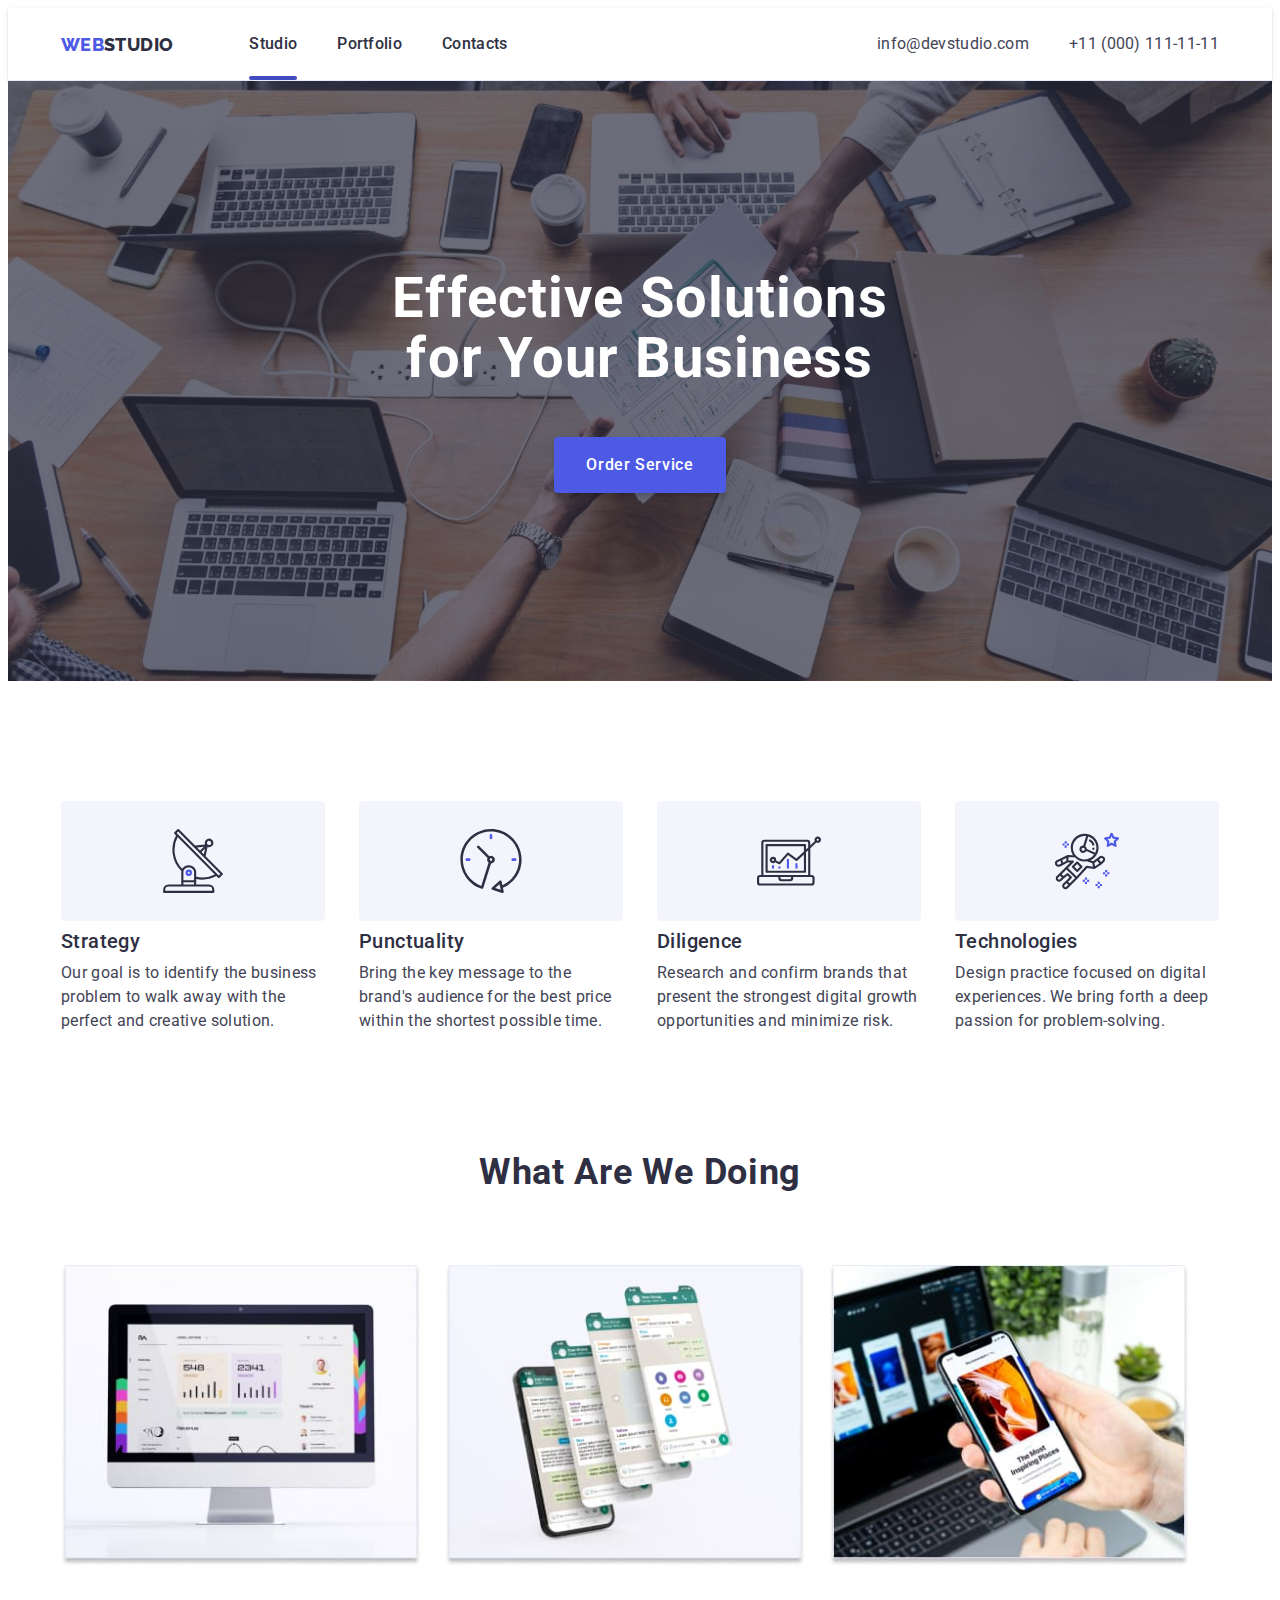
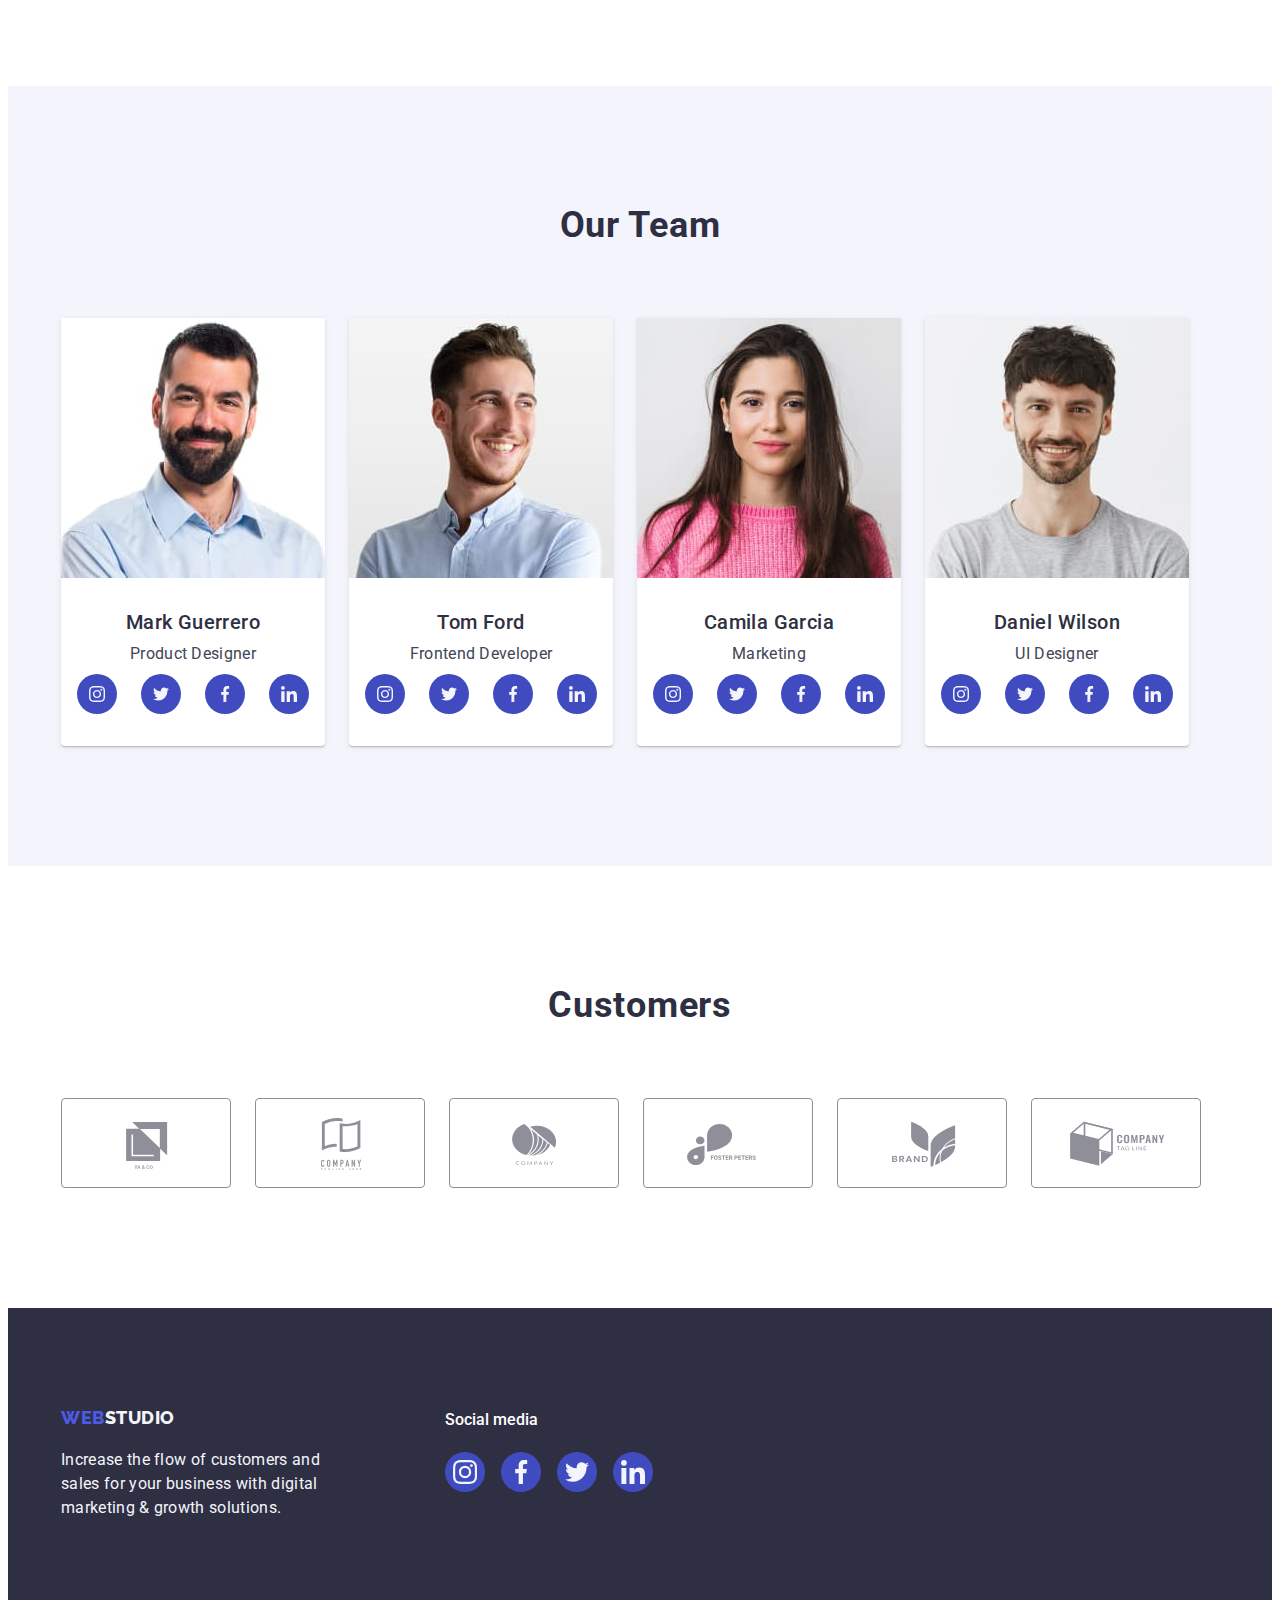
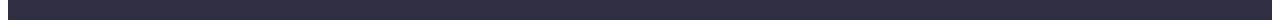
<file: index.html>
<!DOCTYPE html>
<html lang="en">
  <head>
    <meta charset="UTF-8" />
    <meta http-equiv="X-UA-Compatible" content="IE=edge" />
    <meta name="viewport" content="width=device-width, initial-scale=1.0" />
    <title>WebStudio</title>
    <link
      rel="stylesheet"
      href="https://cdnjs.cloudflare.com/ajax/libs/modern-normalize/2.0.0/modern-normalize.css"
      integrity="sha512-gA2Bvu0/hw4oj0Lp8ZHjK+o3S4BE5m8d/wNVy6ktKLhHKPpWLQwv9ixzuWirWOakoJqlBdePq2NhoCaUOQ5npQ=="
      crossorigin="anonymous"
      referrerpolicy="no-referrer"
    />
    <link rel="stylesheet" href="./css/styles.css" />
    <link rel="preconnect" href="https://fonts.googleapis.com" />
    <link rel="preconnect" href="https://fonts.gstatic.com" crossorigin />
    <link
      href="https://fonts.googleapis.com/css2?family=Raleway:wght@800&family=Roboto:wght@400;500;700;900&display=swap"
      rel="stylesheet"
    />
  </head>
  <body>
    <header class="header">
      <div class="container header-wrapper">
        <nav class="nav">
          <a href="./index.html" class="logo-header"
            ><span class="web">web</span>studio</a
          >
          <ul class="site-nav">
            <li>
              <a class="link" href="./index.html">Studio</a>
              <div class="underline"></div>
            </li>
            <li><a class="link" href="./portfolio.html">Portfolio</a></li>
            <li><a class="link" href="#">Contacts</a></li>
          </ul>
        </nav>
        <address class="contact-links">
          <ul class="address">
            <li>
              <a class="contact" href="mailto:info@devstudio.com"
                >info@devstudio.com</a
              >
            </li>
            <li>
              <a class="contact" href="tel:+110001111111"
                >+11 (000) 111-11-11</a
              >
            </li>
          </ul>
        </address>
      </div>
    </header>
    <main>
      <section class="first-section section">
        <div class="container">
          <h1 class="header-primary">
            Effective Solutions <br />
            for Your Business
          </h1>
          <button class="button-main-page" type="button" data-modal-open>
            Order Service
          </button>
        </div>
      </section>
      <section class="section second-section">
        <div class="container">
          <h2 class="visually-hidden">index</h2>
          <ul class="our-values">
            <li class="our-values-list-item">
              <div class="icon-our-values">
                <svg
                  xmlns="http://www.w3.org/2000/svg"
                  width="64px"
                  height="64px"
                  class="our-values-icon"
                >
                  <use href="./images/icons.svg#icon-antenna-1"></use>
                </svg>
              </div>
              <h3 class="header-tertiary">Strategy</h3>
              <p class="text">
                Our goal is to identify the business problem to walk away with
                the perfect and creative solution.
              </p>
            </li>
            <li class="our-values-list-item">
              <div class="icon-our-values">
                <svg
                  xmlns="http://www.w3.org/2000/svg"
                  width="64px"
                  height="64px"
                  class="our-values-icon"
                >
                  <use href="./images/icons.svg#icon-clock-1"></use>
                </svg>
              </div>
              <h3 class="header-tertiary">Punctuality</h3>
              <p class="text">
                Bring the key message to the brand's audience for the best price
                within the shortest possible time.
              </p>
            </li>
            <li class="our-values-list-item">
              <div class="icon-our-values">
                <svg
                  xmlns="http://www.w3.org/2000/svg"
                  width="64px"
                  height="64px"
                  class="our-values-icon"
                >
                  <use href="./images/icons.svg#icon-diagram-1"></use>
                </svg>
              </div>
              <h3 class="header-tertiary">Diligence</h3>
              <p class="text">
                Research and confirm brands that present the strongest digital
                growth opportunities and minimize risk.
              </p>
            </li>
            <li class="our-values-list-item">
              <div class="icon-our-values">
                <svg
                  xmlns="http://www.w3.org/2000/svg"
                  width="64px"
                  height="64px"
                  class="our-values-icon"
                >
                  <use href="./images/icons.svg#icon-astronaut-1"></use>
                </svg>
              </div>
              <h3 class="header-tertiary">Technologies</h3>
              <p class="text">
                Design practice focused on digital experiences. We bring forth a
                deep passion for problem-solving.
              </p>
            </li>
          </ul>
        </div>
      </section>
      <section class="section third-section">
        <div class="container">
          <h2 class="header-secondary">What are we doing</h2>
          <ul class="header-secondary-list">
            <li class="photo">
              <img
                src="images/img1.jpg"
                alt="a computer monitor displaying some data"
                width="360"
                height="300"
              />
            </li>
            <li class="photo">
              <img
                src="images/img2.jpg"
                alt="a smartphone with four separate whatsapp's conversations"
                width="360"
                height="300"
              />
            </li>
            <li class="photo">
              <img
                src="images/img3.jpg"
                alt="a hand holding a smartphone above a laptop"
                width="360"
                height="300"
              />
            </li>
          </ul>
        </div>
      </section>
      <section class="fourth-section section">
        <div class="container">
          <h2 class="header-secondary">Our team</h2>
          <ul class="team">
            <li class="employees">
              <img
                src="images/img4.jpg"
                alt="a bearded man wearing shirt"
                width="264"
                height="260"
              />
              <div class="card-content">
                <h3 class="name">Mark Guerrero</h3>
                <p class="profession">Product Designer</p>
                <ul class="our-team-icons-ul">
                  <li class="icons-our-team">
                    <a class="our-team-link" href="#" target="blank">
                      <svg
                        xmlns="http://www.w3.org/2000/svg"
                        width="14px"
                        height="14px"
                        class="icon-our-team"
                      >
                        <use
                          href="./images/icons.svg#icon-instagram-2"
                        ></use></svg
                    ></a>
                  </li>
                  <li class="icons-our-team">
                    <a class="our-team-link" href="#" target="blank">
                      <svg
                        xmlns="http://www.w3.org/2000/svg"
                        width="14px"
                        height="14px"
                        class="icon-our-team"
                      >
                        <use href="./images/icons.svg#icon-twitter-1"></use>
                      </svg>
                    </a>
                  </li>
                  <li class="icons-our-team">
                    <a class="our-team-link" href="#" target="blank">
                      <svg
                        xmlns="http://www.w3.org/2000/svg"
                        width="14px"
                        height="14px"
                        class="icon-our-team"
                      >
                        <use
                          href="./images/icons.svg#icon-facebook-1"
                        ></use></svg
                    ></a>
                  </li>
                  <li class="icons-our-team">
                    <a class="our-team-link" href="#" target="blank">
                      <svg
                        xmlns="http://www.w3.org/2000/svg"
                        width="14px"
                        height="14px"
                        class="icon-our-team"
                      >
                        <use
                          href="./images/icons.svg#icon-linkedin-1"
                        ></use></svg
                    ></a>
                  </li>
                </ul>
              </div>
            </li>
            <li class="employees">
              <img
                src="images/img5.jpg"
                alt="a smiling man not looking into the camera"
                width="264"
                height="260"
              />
              <div class="card-content">
                <h3 class="name">Tom Ford</h3>
                <p class="profession">Frontend Developer</p>
                <ul class="our-team-icons-ul">
                  <li class="icons-our-team">
                    <a class="our-team-link" href="#" target="blank">
                      <svg
                        xmlns="http://www.w3.org/2000/svg"
                        width="14px"
                        height="14px"
                        class="icon-our-team"
                      >
                        <use
                          href="./images/icons.svg#icon-instagram-2"
                        ></use></svg
                    ></a>
                  </li>
                  <li class="icons-our-team">
                    <a class="our-team-link" href="#" target="blank">
                      <svg
                        xmlns="http://www.w3.org/2000/svg"
                        width="14px"
                        height="14px"
                        class="icon-our-team"
                      >
                        <use
                          href="./images/icons.svg#icon-twitter-1"
                        ></use></svg
                    ></a>
                  </li>
                  <li class="icons-our-team">
                    <a class="our-team-link" href="#" target="blank">
                      <svg
                        xmlns="http://www.w3.org/2000/svg"
                        width="14px"
                        height="14px"
                        class="icon-our-team"
                      >
                        <use
                          href="./images/icons.svg#icon-facebook-1"
                        ></use></svg
                    ></a>
                  </li>
                  <li class="icons-our-team">
                    <a class="our-team-link" href="#" target="blank">
                      <svg
                        xmlns="http://www.w3.org/2000/svg"
                        width="14px"
                        height="14px"
                        class="icon-our-team"
                      >
                        <use
                          href="./images/icons.svg#icon-linkedin-1"
                        ></use></svg
                    ></a>
                  </li>
                </ul>
              </div>
            </li>
            <li class="employees">
              <img
                src="images/img6.jpg"
                alt="a woman with dark hair"
                width="264"
                height="260"
              />
              <div class="card-content">
                <h3 class="name">Camila Garcia</h3>
                <p class="profession">Marketing</p>
                <ul class="our-team-icons-ul">
                  <li class="icons-our-team">
                    <a class="our-team-link" href="#" target="blank">
                      <svg
                        xmlns="http://www.w3.org/2000/svg"
                        width="14px"
                        height="14px"
                        class="icon-our-team"
                      >
                        <use
                          href="./images/icons.svg#icon-instagram-2"
                        ></use></svg
                    ></a>
                  </li>
                  <li class="icons-our-team">
                    <a class="our-team-link" href="#" target="blank">
                      <svg
                        xmlns="http://www.w3.org/2000/svg"
                        width="14px"
                        height="14px"
                        class="icon-our-team"
                      >
                        <use
                          href="./images/icons.svg#icon-twitter-1"
                        ></use></svg
                    ></a>
                  </li>
                  <li class="icons-our-team">
                    <a class="our-team-link" href="#" target="blank">
                      <svg
                        xmlns="http://www.w3.org/2000/svg"
                        class="icon-our-team"
                        width="14px"
                        height="14px"
                      >
                        <use
                          href="./images/icons.svg#icon-facebook-1"
                        ></use></svg
                    ></a>
                  </li>
                  <li class="icons-our-team">
                    <a class="our-team-link" href="#" target="blank">
                      <svg
                        xmlns="http://www.w3.org/2000/svg"
                        width="14px"
                        height="14px"
                        class="icon-our-team"
                      >
                        <use
                          href="./images/icons.svg#icon-linkedin-1"
                        ></use></svg
                    ></a>
                  </li>
                </ul>
              </div>
            </li>
            <li class="employees">
              <img
                src="images/img7.jpg"
                alt="a smiling man wearing a T-shirt"
                width="264"
                height="260"
              />
              <div class="card-content">
                <h3 class="name">Daniel Wilson</h3>
                <p class="profession">UI Designer</p>
                <ul class="our-team-icons-ul">
                  <li class="icons-our-team">
                    <a class="our-team-link" href="#" target="blank">
                      <svg
                        xmlns="http://www.w3.org/2000/svg"
                        class="icon-our-team"
                      >
                        <use
                          href="./images/icons.svg#icon-instagram-2"
                        ></use></svg
                    ></a>
                  </li>
                  <li class="icons-our-team">
                    <a class="our-team-link" href="#" target="blank">
                      <svg
                        xmlns="http://www.w3.org/2000/svg"
                        width="14px"
                        height="14px"
                        class="icon-our-team"
                      >
                        <use
                          href="./images/icons.svg#icon-twitter-1"
                        ></use></svg
                    ></a>
                  </li>
                  <li class="icons-our-team">
                    <a class="our-team-link" href="#" target="blank">
                      <svg
                        xmlns="http://www.w3.org/2000/svg"
                        width="14px"
                        height="14px"
                        class="icon-our-team"
                      >
                        <use
                          href="./images/icons.svg#icon-facebook-1"
                        ></use></svg
                    ></a>
                  </li>
                  <li class="icons-our-team">
                    <a class="our-team-link" href="#" target="blank">
                      <svg
                        xmlns="http://www.w3.org/2000/svg"
                        width="14px"
                        height="14px"
                        class="icon-our-team"
                      >
                        <use
                          href="./images/icons.svg#icon-linkedin-1"
                        ></use></svg
                    ></a>
                  </li>
                </ul>
              </div>
            </li>
          </ul>
        </div>
      </section>
      <section class="section fifth-section">
        <div class="container">
          <h2 class="header-secondary">Customers</h2>
          <ul class="icons-customers">
            <li>
              <a class="customers-icons-link" href="#" target="blank">
                <svg
                  class="customers-icon"
                  xmlns="http://www.w3.org/2000/svg"
                  width="168px"
                  height="88px"
                >
                  <use href="./images/icons.svg#icon-Client-1"></use></svg
              ></a>
            </li>
            <li>
              <a class="customers-icons-link" href="#" target="blank">
                <svg
                  class="customers-icon"
                  xmlns="http://www.w3.org/2000/svg"
                  width="168px"
                  height="88px"
                >
                  <use href="./images/icons.svg#icon-Client-2"></use></svg
              ></a>
            </li>
            <li>
              <a class="customers-icons-link" href="#" target="blank">
                <svg
                  class="customers-icon"
                  xmlns="http://www.w3.org/2000/svg"
                  width="168px"
                  height="88px"
                >
                  <use href="./images/icons.svg#icon-Client-3"></use></svg
              ></a>
            </li>
            <li>
              <a class="customers-icons-link" href="#" target="blank">
                <svg
                  class="customers-icon"
                  xmlns="http://www.w3.org/2000/svg"
                  width="168px"
                  height="88px"
                >
                  <use href="./images/icons.svg#icon-Client-4"></use></svg
              ></a>
            </li>
            <li>
              <a class="customers-icons-link" href="#" target="blank">
                <svg
                  class="customers-icon"
                  xmlns="http://www.w3.org/2000/svg"
                  width="168px"
                  height="88px"
                >
                  <use href="./images/icons.svg#icon-Client-5"></use></svg
              ></a>
            </li>
            <li>
              <a class="customers-icons-link" href="#" target="blank">
                <svg
                  class="customers-icon"
                  xmlns="http://www.w3.org/2000/svg"
                  width="168px"
                  height="88px"
                >
                  <use href="./images/icons.svg#icon-Client-6"></use></svg
              ></a>
            </li>
          </ul>
        </div>
      </section>
    </main>
    <footer class="footer">
      <div class="container footer-div">
        <div class="footer-first-part">
          <a href="./index.html" class="logo-footer"
            ><span class="web">web</span>studio</a
          >
          <p class="text-footer">
            Increase the flow of customers and sales for your business with
            digital marketing & growth solutions.
          </p>
        </div>
        <div>
          <p class="header-footer">Social media</p>
          <ul class="footer-list">
            <li class="list-footer-item">
              <a class="footer-link" href="#">
                <svg
                  xmlns="http://www.w3.org/2000/svg"
                  width="24px"
                  height="24px"
                  class="icon-social-footer"
                >
                  <use href="./images/icons.svg#icon-instagram-2"></use></svg
              ></a>
            </li>
            <li class="list-footer-item">
              <a class="footer-link" href="#">
                <svg
                  xmlns="http://www.w3.org/2000/svg"
                  width="24px"
                  height="24px"
                  class="icon-social-footer"
                >
                  <use href="./images/icons.svg#icon-facebook-1"></use></svg
              ></a>
            </li>
            <li class="list-footer-item">
              <a class="footer-link" href="#">
                <svg
                  xmlns="http://www.w3.org/2000/svg"
                  width="24px"
                  height="24px"
                  class="icon-social-footer"
                >
                  <use href="./images/icons.svg#icon-twitter-1"></use></svg
              ></a>
            </li>
            <li class="list-footer-item">
              <a class="footer-link" href="#">
                <svg
                  xmlns="http://www.w3.org/2000/svg"
                  width="24px"
                  height="24px"
                  class="icon-social-footer"
                >
                  <use href="./images/icons.svg#icon-linkedin-1"></use></svg
              ></a>
            </li>
          </ul>
        </div>
      </div>
    </footer>
    <div class="backdrop is-hidden" data-modal>
      <div class="modal">
        <button type="button" class="modal-close" data-modal-close>
          <svg width="8px" height="8px">
            <use href="./images/modal-icon.svg#icon-close-black-18dp-2-1"></use>
          </svg>
        </button>
      </div>
    </div>
    <script src="./js/modal.js"></script>
  </body>
</html>
</file>
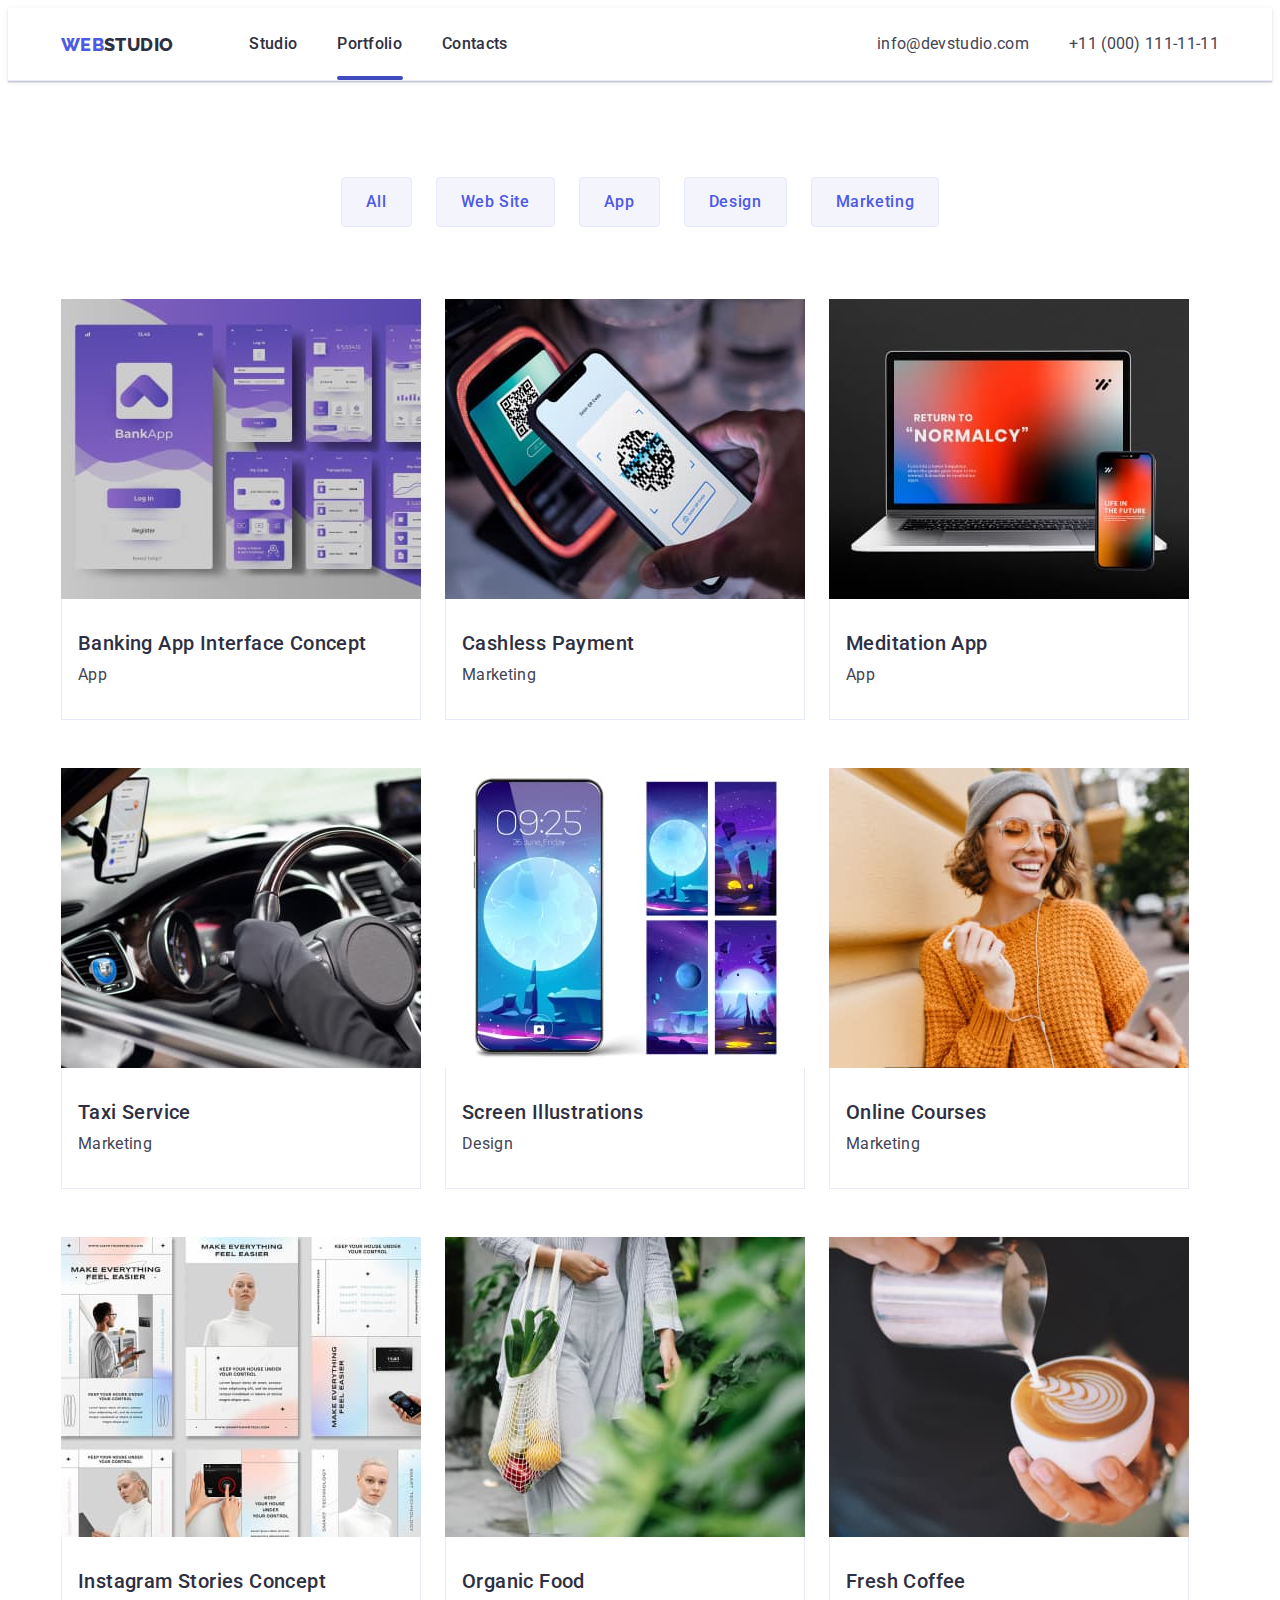
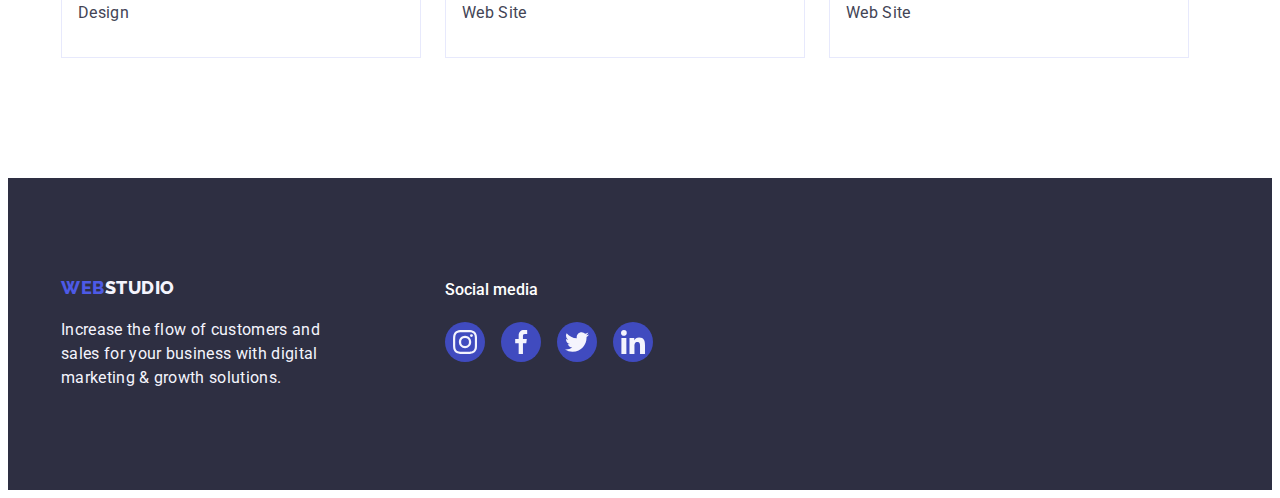
<file: portfolio.html>
<!DOCTYPE html>
<html lang="en">
  <head>
    <meta charset="UTF-8" />
    <meta name="viewport" content="width=device-width, initial-scale=1.0" />
    <title>Portfolio</title>
    <link
      rel="stylesheet"
      href="https://cdnjs.cloudflare.com/ajax/libs/modern-normalize/2.0.0/modern-normalize.css"
      integrity="sha512-gA2Bvu0/hw4oj0Lp8ZHjK+o3S4BE5m8d/wNVy6ktKLhHKPpWLQwv9ixzuWirWOakoJqlBdePq2NhoCaUOQ5npQ=="
      crossorigin="anonymous"
      referrerpolicy="no-referrer"
    />
    <link rel="stylesheet" href="./css/styles.css" />
    <link rel="preconnect" href="https://fonts.googleapis.com" />
    <link rel="preconnect" href="https://fonts.gstatic.com" crossorigin />
    <link
      href="https://fonts.googleapis.com/css2?family=Raleway:wght@800&family=Roboto:wght@400;500;700;900&display=swap"
      rel="stylesheet"
    />
  </head>
  <body>
    <header class="header">
      <div class="container header-wrapper">
        <nav class="nav">
          <a href="./index.html" class="logo-header"
            ><span class="web">web</span>studio</a
          >
          <ul class="site-nav">
            <li><a class="link" href="./index.html">Studio</a></li>
            <li>
              <a class="link" href="./portfolio.html">Portfolio</a>
              <div class="underline-portfolio"></div>
            </li>
            <li><a class="link" href="#">Contacts</a></li>
          </ul>
        </nav>
        <div class="contact-links">
          <address>
            <ul class="address">
              <li>
                <a class="contact" href="mailto:info@devstudio.com"
                  >info@devstudio.com</a
                >
              </li>
              <li>
                <a class="contact" href="tel:+110001111111"
                  >+11 (000) 111-11-11</a
                >
              </li>
            </ul>
          </address>
        </div>
      </div>
    </header>
    <main>
      <section class="portfolio-section">
        <div class="container">
          <h1 class="visually-hidden">portfolio</h1>
          <ul class="buttons">
            <li>
              <button class="filters" type="button">All</button>
            </li>
            <li>
              <button class="filters" type="button">Web Site</button>
            </li>
            <li>
              <button class="filters" type="button">App</button>
            </li>
            <li>
              <button class="filters" type="button">Design</button>
            </li>
            <li>
              <button class="filters" type="button">Marketing</button>
            </li>
          </ul>
          <ul class="card-set">
            <li class="item">
              <a href="" class="item-link">
                <div class="card">
                  <img
                    src="images/img8.jpg"
                    alt="banking app"
                    width="360"
                    height="300"
                  />
                  <div class="overlay">
                    <p>
                      14 Stylish and User-Friendly App Design Concepts · Task
                      Manager App · Calorie Tracker App · Exotic Fruit Ecommerce
                      App · Cloud Storage App
                    </p>
                  </div>
                </div>
                <div class="projects">
                  <h3 class="project-name">Banking App Interface Concept</h3>
                  <p class="project-type">App</p>
                </div>
              </a>
            </li>
            <li class="item">
              <a href="" class="item-link">
                <div class="card">
                  <img
                    src="images/img9.jpg"
                    alt="cashless payment by a smartphone"
                    width="360"
                    height="300"
                  />
                  <div class="overlay">
                    <p>
                      14 Stylish and User-Friendly App Design Concepts · Task
                      Manager App · Calorie Tracker App · Exotic Fruit Ecommerce
                      App · Cloud Storage App
                    </p>
                  </div>
                </div>
                <div class="projects">
                  <h3 class="project-name">Cashless Payment</h3>
                  <p class="project-type">Marketing</p>
                </div>
              </a>
            </li>
            <li class="item">
              <a href="" class="item-link">
                <div class="card">
                  <img
                    src="images/img10.jpg"
                    alt="a laptop and a smartphone"
                    width="360"
                    height="300"
                  />
                  <div class="overlay">
                    <p>
                      14 Stylish and User-Friendly App Design Concepts · Task
                      Manager App · Calorie Tracker App · Exotic Fruit Ecommerce
                      App · Cloud Storage App
                    </p>
                  </div>
                </div>
                <div class="projects">
                  <h3 class="project-name">Meditation App</h3>
                  <p class="project-type">App</p>
                </div>
              </a>
            </li>
            <li class="item">
              <a href="" class="item-link">
                <div class="card">
                  <img
                    src="images/img11.jpg"
                    alt="a steering wheel"
                    width="360"
                    height="300"
                  />
                  <div class="overlay">
                    <p>
                      14 Stylish and User-Friendly App Design Concepts · Task
                      Manager App · Calorie Tracker App · Exotic Fruit Ecommerce
                      App · Cloud Storage App
                    </p>
                  </div>
                </div>
                <div class="projects">
                  <h3 class="project-name">Taxi Service</h3>
                  <p class="project-type">Marketing</p>
                </div>
              </a>
            </li>
            <li class="item">
              <a href="" class="item-link">
                <div class="card">
                  <img
                    src="images/img12.jpg"
                    alt="a smartphone screen illustrations"
                    width="360"
                    height="300"
                  />
                  <div class="overlay">
                    <p>
                      14 Stylish and User-Friendly App Design Concepts · Task
                      Manager App · Calorie Tracker App · Exotic Fruit Ecommerce
                      App · Cloud Storage App
                    </p>
                  </div>
                </div>
                <div class="projects">
                  <h3 class="project-name">Screen Illustrations</h3>
                  <p class="project-type">Design</p>
                </div>
              </a>
            </li>
            <li class="item">
              <a href="" class="item-link">
                <div class="card">
                  <img
                    src="images/img13.jpg"
                    alt="a smiling woman holding a headphone and watching something on a smartphone"
                    width="360"
                    height="300"
                  />
                  <div class="overlay">
                    <p>
                      14 Stylish and User-Friendly App Design Concepts · Task
                      Manager App · Calorie Tracker App · Exotic Fruit Ecommerce
                      App · Cloud Storage App
                    </p>
                  </div>
                </div>
                <div class="projects">
                  <h3 class="project-name">Online Courses</h3>
                  <p class="project-type">Marketing</p>
                </div>
              </a>
            </li>
            <li class="item">
              <a href="" class="item-link">
                <div class="card">
                  <img
                    src="images/img14.jpg"
                    alt="six examples of an instagram story"
                    width="360"
                    height="300"
                  />
                  <div class="overlay">
                    <p>
                      14 Stylish and User-Friendly App Design Concepts · Task
                      Manager App · Calorie Tracker App · Exotic Fruit Ecommerce
                      App · Cloud Storage App
                    </p>
                  </div>
                </div>
                <div class="projects">
                  <h3 class="project-name">Instagram Stories Concept</h3>
                  <p class="project-type">Design</p>
                </div>
              </a>
            </li>
            <li class="item">
              <a href="" class="item-link">
                <div class="card">
                  <img
                    src="images/img15.jpg"
                    alt="a person holding a shopping bag with some veggies inside of it"
                    width="360"
                    height="300"
                  />
                  <div class="overlay">
                    <p>
                      14 Stylish and User-Friendly App Design Concepts · Task
                      Manager App · Calorie Tracker App · Exotic Fruit Ecommerce
                      App · Cloud Storage App
                    </p>
                  </div>
                </div>
                <div class="projects">
                  <h3 class="project-name">Organic Food</h3>
                  <p class="project-type">Web Site</p>
                </div>
              </a>
            </li>
            <li class="item">
              <a href="" class="item-link">
                <div class="card">
                  <img
                    src="images/img16.jpg"
                    alt="a barista styling coffee"
                    width="360"
                    height="300"
                  />
                  <div class="overlay">
                    <p>
                      14 Stylish and User-Friendly App Design Concepts · Task
                      Manager App · Calorie Tracker App · Exotic Fruit Ecommerce
                      App · Cloud Storage App
                    </p>
                  </div>
                </div>
                <div class="projects">
                  <h3 class="project-name">Fresh Coffee</h3>
                  <p class="project-type">Web Site</p>
                </div>
              </a>
            </li>
          </ul>
        </div>
      </section>
    </main>
    <footer class="footer">
      <div class="container footer-div">
        <div class="footer-first-part">
          <a href="./index.html" class="logo-footer"
            ><span class="web">web</span>studio</a
          >
          <p class="text-footer">
            Increase the flow of customers and sales for your business with
            digital marketing & growth solutions.
          </p>
        </div>
        <div>
          <p class="header-footer">Social media</p>
          <ul class="footer-list">
            <li class="list-footer-item">
              <a class="footer-link" href="#">
                <svg
                  xmlns="http://www.w3.org/2000/svg"
                  width="24px"
                  height="24px"
                  class="icon-social-footer"
                >
                  <use href="./images/icons.svg#icon-instagram-2"></use></svg
              ></a>
            </li>
            <li class="list-footer-item">
              <a class="footer-link" href="#">
                <svg
                  xmlns="http://www.w3.org/2000/svg"
                  width="24px"
                  height="24px"
                  class="icon-social-footer"
                >
                  <use href="./images/icons.svg#icon-facebook-1"></use></svg
              ></a>
            </li>
            <li class="list-footer-item">
              <a class="footer-link" href="#">
                <svg
                  xmlns="http://www.w3.org/2000/svg"
                  width="24px"
                  height="24px"
                  class="icon-social-footer"
                >
                  <use href="./images/icons.svg#icon-twitter-1"></use></svg
              ></a>
            </li>
            <li class="list-footer-item">
              <a class="footer-link" href="#">
                <svg
                  xmlns="http://www.w3.org/2000/svg"
                  width="24px"
                  height="24px"
                  class="icon-social-footer"
                >
                  <use href="./images/icons.svg#icon-linkedin-1"></use></svg
              ></a>
            </li>
          </ul>
        </div>
      </div>
    </footer>
  </body>
</html>
</file>
<file: css/styles.css>
:root {
  --color-white: #ffffff;
  --color-navy-blue: #2e2f42;
  --color-iris: #4d5ae5;
  --color-ocean: #404bbf;
  --color-slate: #434455;
  --color-cloud: #f4f4fd;
  --color-cornflower: #e7e9fc;
  --color-green: #31d0aa;
  --color-light-slate: #8e8f99;
  --color-dairy: #fcfcfc;
  --font-main: "Roboto", sans-serif;
  --font-logo: "Raleway", sans-serif;
}

body {
  background-color: var(--color-white);
  font-family: var(--font-main);
  color: var(--color-slate);
}

h1,
h2,
h3,
h4,
h5,
h6,
p {
  margin: 0;
}

img {
  display: block;
  max-width: 100%;
  height: auto;
}

button {
  cursor: pointer;
  border: none;
  border-radius: 4px;
}

ul {
  list-style-type: none;
  padding-left: 0;
  margin: 0;
}

a {
  text-decoration: none;
  color: inherit;
}

.section {
  padding-top: 120px;
  padding-bottom: 120px;
}

.container {
  max-width: 1158px;
  margin: 0 auto;
  padding-inline: 15px;
}

.logo-header {
  color: var(--color-navy-blue);
  font-family: var(--font-logo);
  font-size: 18px;
  font-weight: 800;
  text-decoration: none;
  text-transform: uppercase;
  letter-spacing: 0.02em;
  display: inline-flex;
  align-items: center;
  margin-right: 76px;
}

.web {
  color: var(--color-iris);
}

.site-nav {
  display: inline-flex;
  align-items: flex-start;
  gap: 40px;
  padding: 24px 0;
}

.header {
  border-bottom: 1px solid var(--color-cornflower);
  box-shadow: 0px 1px 6px 0px rgba(46, 47, 66, 0.08),
    0px 1px 1px 0px rgba(46, 47, 66, 0.16),
    0px 2px 1px 0px rgba(46, 47, 66, 0.08);
}

.header-wrapper {
  display: flex;
  align-items: center;
}

.header-wrapper > nav {
  display: flex;
}

.header-wrapper > nav > ul {
  display: flex;
}

.nav {
  display: flex;
  align-items: center;
}

.contact {
  color: var(--color-slate);
  font-size: 16px;
  line-height: 1.5;
  letter-spacing: 0.02em;
  font-style: normal;
}

.contact:hover,
.contact:focus {
  color: var(--color-ocean);
  transition-duration: 250ms;
  transition-timing-function: cubic-bezier(0.4, 0, 0.2, 1);
}

.address {
  display: flex;
  gap: 40px;
}

.contact-links {
  margin-left: auto;
}

.link {
  font-size: 16px;
  color: var(--color-navy-blue);
  font-weight: 500;
  letter-spacing: 0.02em;
  line-height: 1.5;
  padding: 24px 0;
}

.link:hover,
.link:focus {
  color: var(--color-ocean);
  transition-duration: 250ms;
  transition-timing-function: cubic-bezier(0.4, 0, 0.2, 1);
}

.first-section {
  background-color: var(--color-navy-blue);
  background-image: linear-gradient(
      rgba(46, 47, 66, 0.7),
      rgba(46, 47, 66, 0.7)
    ),
    url(../images/people-office.jpg);
  max-width: 1440px;
  background-position: center;
  background-repeat: no-repeat;
  text-align: center;
  padding: 188px 0;
  margin: 0 auto;
}

.header-primary {
  color: var(--color-white);
  font-size: 56px;
  font-weight: 700;
  line-height: 1.07;
  letter-spacing: 0.02em;
  max-width: 496px;
  margin: 0 auto;
  margin-bottom: 48px;
}

.button-main-page {
  font-family: inherit;
  background-color: var(--color-iris);
  color: var(--color-white);
  font-size: 16px;
  font-weight: 500;
  line-height: 1.5;
  letter-spacing: 0.04em;
  display: block;
  padding: 16px 32px;
  align-items: flex-start;
  gap: 10px;
  box-shadow: 0px 4px 4px 0px rgba(0, 0, 0, 0.15);
  min-width: 169px;
  height: 56px;
  margin: 0 auto;
}

.button-main-page:hover,
.button-main-page:focus {
  background-color: var(--color-ocean);
  color: var(--color-white);
  transition-duration: 250ms;
  transition-timing-function: cubic-bezier(0.4, 0, 0.2, 1);
}

.second-section {
  flex-shrink: 0;
}

.our-values {
  display: flex;
  justify-content: space-between;
  gap: 24px;
}

.our-values-list-item {
  width: 264px;
}

.icon-our-values {
  border-radius: 4px;
  background: var(--color-cloud);
  margin-bottom: 8px;
  height: 120px;
  display: flex;
  align-items: center;
  justify-content: center;
}

.header-tertiary {
  color: var(--color-navy-blue);
  font-size: 20px;
  font-weight: 500;
  line-height: 1.2;
  letter-spacing: 0.02em;
  gap: 8px;
  margin: 0 auto;
  margin-bottom: 8px;
}

.text {
  font-size: 16px;
  line-height: 1.5;
  letter-spacing: 0.02em;
}

.third-section {
  padding-top: 0;
}

.header-secondary {
  color: var(--color-navy-blue);
  font-size: 36px;
  font-weight: 700;
  line-height: 1.11;
  letter-spacing: 0.02em;
  text-transform: capitalize;
  text-align: center;
  margin: 0 auto;
  margin-bottom: 72px;
}

.header-secondary-list {
  display: flex;
  gap: 24px;
}

.photo {
  display: inline-flex;
  flex-direction: column;
  align-items: flex-start;
  gap: 24px;
}

.fourth-section {
  background-color: var(--color-cloud);
}

.name {
  color: var(--color-navy-blue);
  font-size: 20px;
  font-weight: 500;
  line-height: 1.2;
  letter-spacing: 0.02em;
  text-align: center;
  margin-bottom: 8px;
}

.profession {
  font-size: 16px;
  line-height: 1.5;
  letter-spacing: 0.02em;
  text-align: center;
  margin-bottom: 8px;
}

.team {
  display: flex;
  gap: 24px;
}

.card-content {
  padding: 32px 16px;
}

.employees {
  text-align: center;
  border-radius: 0px 0px 4px 4px;
  background: var(--color-white);
  box-shadow: 0px 2px 1px 0px rgba(46, 47, 66, 0.08),
    0px 1px 1px 0px rgba(46, 47, 66, 0.16),
    0px 1px 6px 0px rgba(46, 47, 66, 0.08);
}

.our-team-icons-ul {
  display: flex;
  justify-content: space-between;
  align-items: center;
  margin: 0 auto;
}

.icon-our-team {
  fill: var(--color-cloud);
  width: 16px;
  height: 16px;
}

.our-team-link {
  width: 40px;
  height: 40px;
  border-radius: 50%;
  background: var(--color-ocean);
  display: flex;
  align-items: center;
  justify-content: center;
}

.our-team-link:hover,
.our-team-link:focus {
  background: var(--color-green);
  fill: var(--color-cloud);
  border-radius: 50%;
  transition-duration: 250ms;
  transition-timing-function: cubic-bezier(0.4, 0, 0.2, 1);
}

.icons-customers {
  display: flex;
  gap: 24px;
}

.customers-icons-link {
  border: 1px solid var(--color-light-slate);
  border-radius: 4px;
  width: 168px;
  height: 88px;
  display: flex;
  align-items: center;
  justify-content: center;
  fill: var(--color-light-slate);
}

.customers-icons-link:focus,
.customers-icons-link:hover {
  fill: var(--color-ocean);
  border: 1px solid var(--color-ocean);
  transition-duration: 250ms;
  transition-timing-function: cubic-bezier(0.4, 0, 0.2, 1);
}

.footer {
  background-color: var(--color-navy-blue);
  padding: 100px 0;
}

.logo-footer {
  color: var(--color-cloud);
  font-family: var(--font-logo);
  font-size: 18px;
  font-weight: 800;
  line-height: 1.16;
  letter-spacing: 0.03em;
  text-decoration: none;
  text-transform: uppercase;
  display: inline-block;
  height: 24px;
  align-items: center;
  flex-shrink: 0;
  margin-bottom: 16px;
}

.text-footer {
  font-size: 16px;
  line-height: 1.5;
  color: var(--color-cloud);
  letter-spacing: 0.02em;
  width: 264px;
}

.header-footer {
  color: var(--color-white);
  font-weight: 500;
  line-height: 1.5;
  letter-spacing: 0.02;
  margin-bottom: 20px;
}

.footer-div {
  display: flex;
}

.footer-first-part {
  margin-right: 120px;
}

.footer-list {
  display: flex;
  gap: 16px;
}

.icon-social-footer {
  fill: var(--color-cloud);
  width: 24px;
  height: 24px;
}

.footer-link {
  width: 40px;
  height: 40px;
  border-radius: 50%;
  background: var(--color-ocean);
  display: flex;
  align-items: center;
  justify-content: center;
}

.footer-link:hover,
.footer-link:focus {
  background: var(--color-green);
  border-radius: 50%;
  fill: var(--color-cloud);
  transition-duration: 250ms;
  transition-timing-function: cubic-bezier(0.4, 0, 0.2, 1);
}

.visually-hidden {
  position: absolute;
  width: 1px;
  height: 1px;
  margin: -1px;
  border: 0;
  padding: 0;

  white-space: nowrap;
  clip-path: inset(100%);
  clip: rect(0 0 0 0);
  overflow: hidden;
}

.portfolio-section {
  padding-top: 96px;
  padding-bottom: 120px;
}

.filters {
  background-color: var(--color-cloud);
  color: var(--color-iris);
  font-size: 16px;
  font-weight: 500;
  line-height: 1.5;
  letter-spacing: 0.04em;
  font-family: inherit;
  text-align: center;
  display: flex;
  padding: 12px 24px;
  align-items: flex-start;
  border: 1px solid var(--color-cornflower);
}

.filters:hover,
.filters:focus {
  color: var(--color-white);
  background-color: var(--color-ocean);
  border: 1px solid transparent;
  box-shadow: 0px 2px 2px 0px rgba(0, 0, 0, 0.12),
    0px 2px 1px 0px rgba(0, 0, 0, 0.08), 0px 3px 1px 0px rgba(0, 0, 0, 0.1);
  transition-duration: 250ms;
  transition-timing-function: cubic-bezier(0.4, 0, 0.2, 1);
}

.buttons {
  display: flex;
  gap: 24px;
  justify-content: center;
  margin-bottom: 72px;
}

.project-name {
  color: var(--color-navy-blue);
  font-size: 20px;
  font-weight: 500;
  line-height: 1.2;
  letter-spacing: 0.02em;
  margin-bottom: 8px;
}

.project-type {
  color: var(--color-slate);
  font-size: 16px;
  line-height: 1.5;
  letter-spacing: 0.02em;
}

.card-set {
  display: flex;
  flex-wrap: wrap;
  gap: 20px;
  column-gap: 24px;
  row-gap: 48px;
}

.item {
  width: calc((100%-48px) / 3);
}

.item-link {
  display: block;
}

.item:hover,
.item:focus {
  box-shadow: 0px 2px 1px 0px rgba(46, 47, 66, 0.08),
    0px 1px 1px 0px rgba(46, 47, 66, 0.16),
    0px 1px 6px 0px rgba(46, 47, 66, 0.08);
  transition-duration: 250ms;
  transition-timing-function: cubic-bezier(0.4, 0, 0.2, 1);
}

.projects {
  padding: 32px 16px;
  border: 1px solid var(--color-cornflower);
  border-top: none;
}

.backdrop {
  display: flex;
  background-color: rgba(46, 47, 66, 0.4);
  position: fixed;
  left: 0;
  right: 0;
  top: 0;
  bottom: 0;
  z-index: 1;
  transform: scale(1);
  transition-duration: 250ms;
  transition-timing-function: cubic-bezier(0.4, 0, 0.2, 1);
}

.is-hidden {
  visibility: hidden;
  opacity: 0;
  transform: scale(0);
  pointer-events: none;
}

.modal-close {
  position: absolute;
  cursor: pointer;
  top: 8px;
  right: 8px;
  width: 24px;
  height: 24px;
  border-radius: 50%;
  border: 1px solid rgba(0, 0, 0, 0.1);
  background-color: var(--color-cornflower);
}

.modal {
  position: relative;
  background: var(--color-dairy);
  box-shadow: 0px 2px 1px 0px rgba(0, 0, 0, 0.2),
    0px 1px 3px 0px rgba(0, 0, 0, 0.12), 0px 1px 1px 0px rgba(0, 0, 0, 0.14);
  border-radius: 4px;
  width: 408px;
  height: 584px;
  cursor: auto;
  margin: auto;
}

.underline {
  position: relative;
  top: 20px;
}

.underline::after {
  content: "";
  position: absolute;
  left: 0px;
  display: block;
  width: 48px;
  height: 4px;
  background-color: var(--color-ocean);
  border-radius: 2px;
}

.underline-portfolio {
  position: relative;
  top: 20px;
}

.underline-portfolio::after {
  content: "";
  position: absolute;
  left: 0px;
  display: block;
  width: 66px;
  height: 4px;
  background-color: var(--color-ocean);
  border-radius: 2px;
}

.card {
  position: relative;
  margin: 0 auto;
  overflow: hidden;
}

.overlay {
  position: absolute;
  top: 0;
  left: 0;
  width: 100%;
  height: 100%;
  background-color: var(--color-iris);
  transform: translateY(100%);
  transition-duration: 250ms;
  transition-timing-function: cubic-bezier(0.4, 0, 0.2, 1);
}

.item:hover .overlay {
  transform: translateY(0);
  transition-duration: 250ms;
  transition-timing-function: cubic-bezier(0.4, 0, 0.2, 1);
}

.item-link:focus .overlay {
  transform: translateY(0);
  transition-duration: 250ms;
  transition-timing-function: cubic-bezier(0.4, 0, 0.2, 1);
}

.overlay p {
  color: var(--color-cloud);
  margin: 0 auto;
  font-size: 16px;
  line-height: 1.5;
  text-align: left;
  vertical-align: top;
  letter-spacing: 0.02;
  padding-inline: 32px;
  padding-top: 40px;
}
</file>
